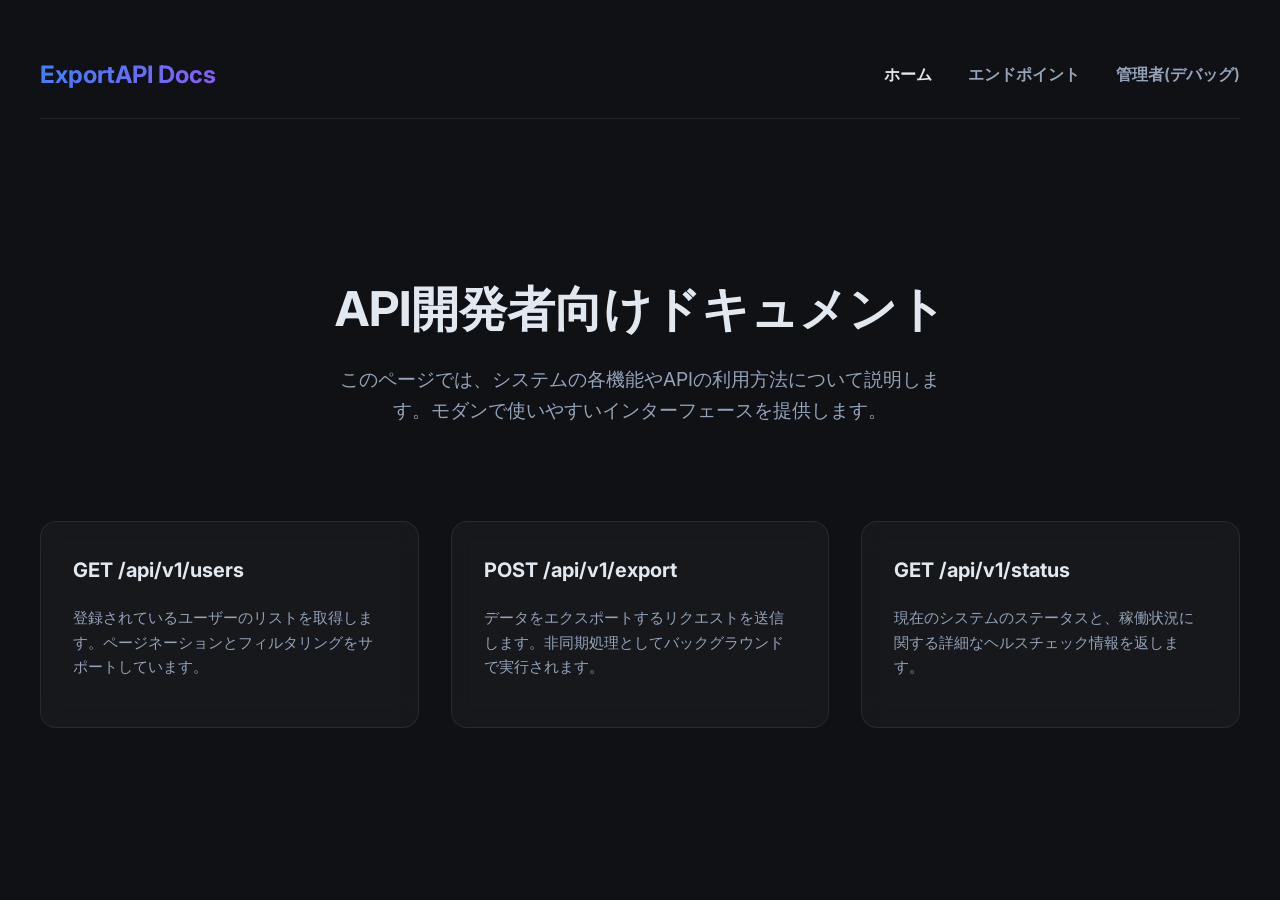
<file: docs/index.html>
<!DOCTYPE html>
<html lang="ja">
<head>
    <meta charset="UTF-8">
    <meta name="viewport" content="width=device-width, initial-scale=1.0">
    <title>APIドキュメント</title>
    <link rel="stylesheet" href="style.css">
</head>
<body>
    <div class="container">
        <header>
            <div class="logo">ExportAPI Docs</div>
            <nav>
                <a href="index.html" class="active">ホーム</a>
                <a href="#endpoints">エンドポイント</a>
                <a href="admin.html">管理者(デバッグ)</a>
            </nav>
        </header>

        <main>
            <section class="hero">
                <h1>API開発者向けドキュメント</h1>
                <p>このページでは、システムの各機能やAPIの利用方法について説明します。モダンで使いやすいインターフェースを提供します。</p>
            </section>

            <section id="endpoints" class="grid">
                <div class="card">
                    <h3>GET /api/v1/users</h3>
                    <p>登録されているユーザーのリストを取得します。ページネーションとフィルタリングをサポートしています。</p>
                </div>
                <div class="card">
                    <h3>POST /api/v1/export</h3>
                    <p>データをエクスポートするリクエストを送信します。非同期処理としてバックグラウンドで実行されます。</p>
                </div>
                <div class="card">
                    <h3>GET /api/v1/status</h3>
                    <p>現在のシステムのステータスと、稼働状況に関する詳細なヘルスチェック情報を返します。</p>
                </div>
            </section>
        </main>
    </div>
</body>
</html>
</file>
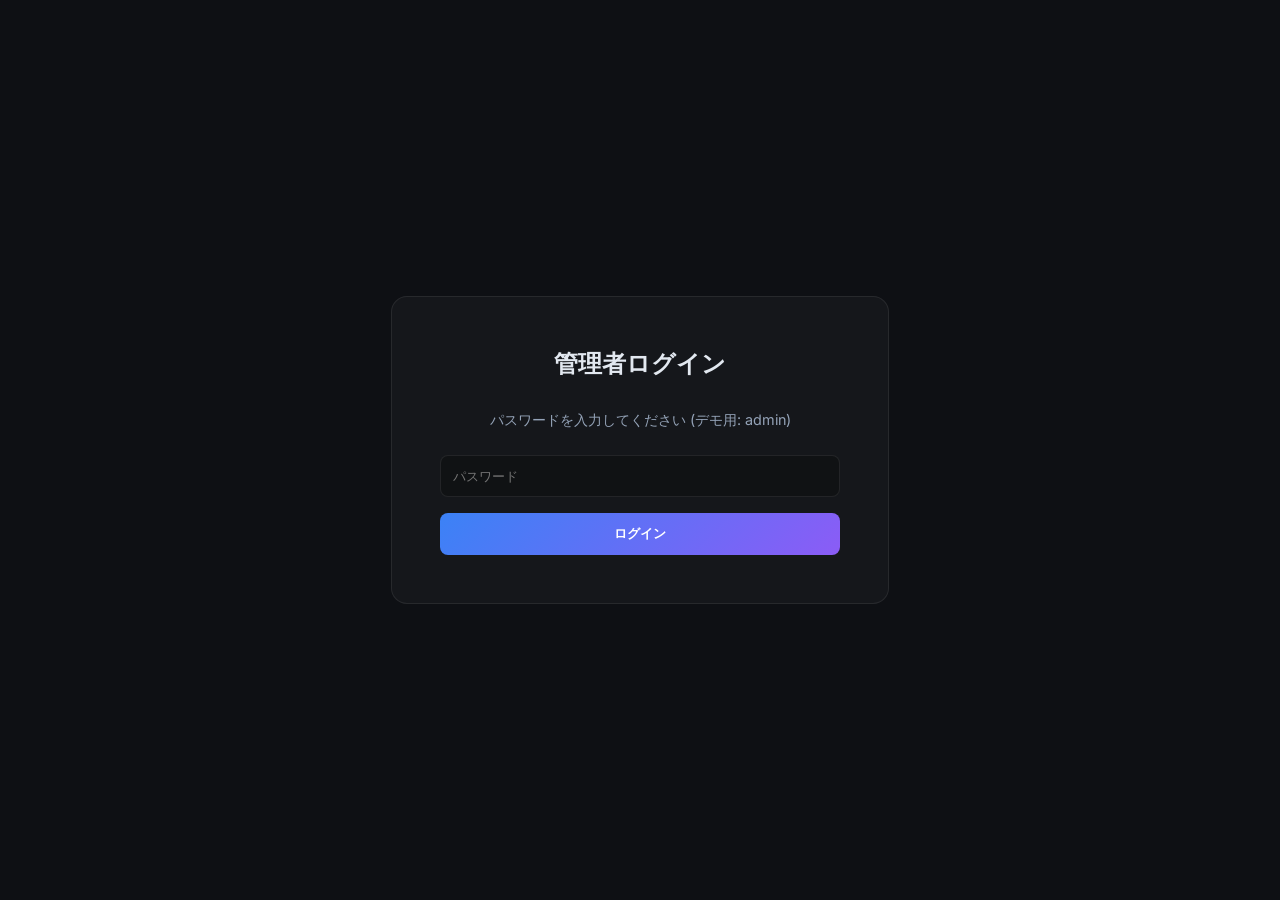
<file: docs/admin.html>
<!DOCTYPE html>
<html lang="ja">
<head>
    <meta charset="UTF-8">
    <meta name="viewport" content="width=device-width, initial-scale=1.0">
    <title>管理者・デバッグパネル</title>
    <link rel="stylesheet" href="style.css">
</head>
<body>
    <!-- 簡易的なアクセス制限モック（※実際のセキュリティにはサーバーサイドの認証が必要です） -->
    <div id="login-overlay" class="admin-login-overlay">
        <div class="login-box">
            <h2 style="margin-top: 0; margin-bottom: 1.5rem;">管理者ログイン</h2>
            <p style="color: var(--text-muted); font-size: 0.9rem; margin-bottom: 1.5rem;">パスワードを入力してください (デモ用: admin)</p>
            <input type="password" id="admin-password" placeholder="パスワード" />
            <button class="btn" onclick="checkPassword()">ログイン</button>
            <p id="error-msg" style="color: #ef4444; margin-top: 1rem; display: none; font-size: 0.9rem;">パスワードが間違っています</p>
        </div>
    </div>

    <div id="admin-content" class="container admin-dashboard">
        <header>
            <div class="logo">Admin Debug Panel</div>
            <nav>
                <a href="index.html">ドキュメントへ戻る</a>
                <a href="#" class="active" onclick="logout()">ログアウト</a>
            </nav>
        </header>

        <main>
            <section style="margin-bottom: 3rem;">
                <h2>システムステータス</h2>
                <div class="grid">
                    <div class="card" style="border-color: rgba(16, 185, 129, 0.3);">
                        <h3 style="color: #10b981;">サーバー稼働状況</h3>
                        <p style="font-weight: bold; font-size: 1.5rem; color: #e2e8f0;">正常 (Online)</p>
                    </div>
                    <div class="card">
                        <h3 style="color: var(--primary);">アクティブ接続数</h3>
                        <p style="font-weight: bold; font-size: 1.5rem;">1,204</p>
                    </div>
                    <div class="card" style="border-color: rgba(239, 68, 68, 0.3);">
                        <h3 style="color: #ef4444;">エラーレート</h3>
                        <p style="font-weight: bold; font-size: 1.5rem; color: #e2e8f0;">0.02%</p>
                    </div>
                </div>
            </section>

            <section>
                <h2>リアルタイム・デバッグログ</h2>
                <div class="debug-log" id="log-container">
                    <div>[2026-05-13 13:20:01] INFO: Server started on port 8080</div>
                    <div>[2026-05-13 13:22:15] <span style="color: var(--primary);">DEBUG:</span> Incoming request to /api/v1/export</div>
                    <div>[2026-05-13 13:25:40] <span style="color: #f59e0b;">WARNING:</span> High memory usage detected (85%)</div>
                    <!-- ログがここに追加されます -->
                </div>
            </section>
        </main>
    </div>

    <script>
        let logInterval;

        function checkPassword() {
            const pw = document.getElementById('admin-password').value;
            if (pw === 'admin') {
                document.getElementById('login-overlay').style.display = 'none';
                document.getElementById('admin-content').style.display = 'block';
                startMockLogs();
            } else {
                document.getElementById('error-msg').style.display = 'block';
            }
        }

        function logout() {
            document.getElementById('login-overlay').style.display = 'flex';
            document.getElementById('admin-content').style.display = 'none';
            document.getElementById('admin-password').value = '';
            document.getElementById('error-msg').style.display = 'none';
            clearInterval(logInterval);
        }

        function startMockLogs() {
            const logContainer = document.getElementById('log-container');
            logInterval = setInterval(() => {
                const now = new Date();
                const timeStr = now.toLocaleTimeString();
                const msgs = [
                    'INFO: Cleanup job executed', 
                    '<span style="color: var(--primary);">DEBUG:</span> Cache hit for user profile', 
                    'INFO: Database connection stable', 
                    '<span style="color: var(--primary);">DEBUG:</span> Query executed in 12ms',
                    '<span style="color: #f59e0b;">WARNING:</span> Rate limit approaching for IP 192.168.1.5'
                ];
                const randomMsg = msgs[Math.floor(Math.random() * msgs.length)];
                
                const logEntry = document.createElement('div');
                logEntry.innerHTML = `[${now.toISOString().split('T')[0]} ${timeStr}] ${randomMsg}`;
                logContainer.appendChild(logEntry);
                logContainer.scrollTop = logContainer.scrollHeight;
            }, 3000);
        }

        // Enterキーでのログインをサポート
        document.getElementById('admin-password').addEventListener('keypress', function (e) {
            if (e.key === 'Enter') {
                checkPassword();
            }
        });
    </script>
</body>
</html>
</file>
<file: docs/style.css>
@import url('https://fonts.googleapis.com/css2?family=Inter:wght@300;400;600;700&display=swap');

:root {
  --bg-color: #0f1115;
  --text-main: #e2e8f0;
  --text-muted: #94a3b8;
  --primary: #3b82f6;
  --accent: #8b5cf6;
  --card-bg: rgba(255, 255, 255, 0.03);
  --border-color: rgba(255, 255, 255, 0.08);
}

body {
  font-family: 'Inter', sans-serif;
  background-color: var(--bg-color);
  color: var(--text-main);
  margin: 0;
  padding: 0;
  line-height: 1.6;
}

.container {
  max-width: 1200px;
  margin: 0 auto;
  padding: 2rem;
}

header {
  display: flex;
  justify-content: space-between;
  align-items: center;
  padding: 1.5rem 0;
  border-bottom: 1px solid var(--border-color);
  margin-bottom: 3rem;
}

.logo {
  font-size: 1.5rem;
  font-weight: 700;
  background: linear-gradient(135deg, var(--primary), var(--accent));
  -webkit-background-clip: text;
  -webkit-text-fill-color: transparent;
}

nav a {
  color: var(--text-muted);
  text-decoration: none;
  margin-left: 2rem;
  transition: color 0.3s ease;
  font-weight: 600;
}

nav a:hover, nav a.active {
  color: var(--text-main);
}

.hero {
  text-align: center;
  padding: 4rem 0;
}

.hero h1 {
  font-size: 3rem;
  margin-bottom: 1rem;
}

.hero p {
  font-size: 1.2rem;
  color: var(--text-muted);
  max-width: 600px;
  margin: 0 auto 2rem;
}

.grid {
  display: grid;
  grid-template-columns: repeat(auto-fit, minmax(300px, 1fr));
  gap: 2rem;
}

.card {
  background: var(--card-bg);
  border: 1px solid var(--border-color);
  border-radius: 16px;
  padding: 2rem;
  backdrop-filter: blur(10px);
  transition: transform 0.3s ease, box-shadow 0.3s ease;
}

.card:hover {
  transform: translateY(-5px);
  box-shadow: 0 10px 30px rgba(0, 0, 0, 0.5);
  border-color: rgba(255, 255, 255, 0.15);
}

.card h3 {
  margin-top: 0;
  font-size: 1.25rem;
  color: var(--text-main);
}

.card p {
  color: var(--text-muted);
  font-size: 0.95rem;
}

/* Admin specific styles */
.admin-login-overlay {
  position: fixed;
  top: 0; left: 0; right: 0; bottom: 0;
  background: rgba(15, 17, 21, 0.95);
  display: flex;
  align-items: center;
  justify-content: center;
  z-index: 1000;
  backdrop-filter: blur(5px);
}

.login-box {
  background: var(--card-bg);
  border: 1px solid var(--border-color);
  padding: 3rem;
  border-radius: 16px;
  text-align: center;
  max-width: 400px;
  width: 100%;
}

.login-box input {
  width: 100%;
  padding: 0.75rem;
  margin-bottom: 1rem;
  background: rgba(0, 0, 0, 0.2);
  border: 1px solid var(--border-color);
  color: var(--text-main);
  border-radius: 8px;
  outline: none;
  font-family: inherit;
  box-sizing: border-box;
}

.login-box input:focus {
  border-color: var(--primary);
}

.btn {
  background: linear-gradient(135deg, var(--primary), var(--accent));
  color: #fff;
  border: none;
  padding: 0.75rem 1.5rem;
  border-radius: 8px;
  font-weight: 600;
  cursor: pointer;
  transition: opacity 0.3s ease;
  width: 100%;
}

.btn:hover {
  opacity: 0.9;
}

.admin-dashboard {
  display: none; /* Shown after "login" */
}

.debug-log {
  background: #000;
  border: 1px solid var(--border-color);
  padding: 1rem;
  border-radius: 8px;
  font-family: monospace;
  color: #10b981;
  height: 300px;
  overflow-y: auto;
  text-align: left;
}
</file>
